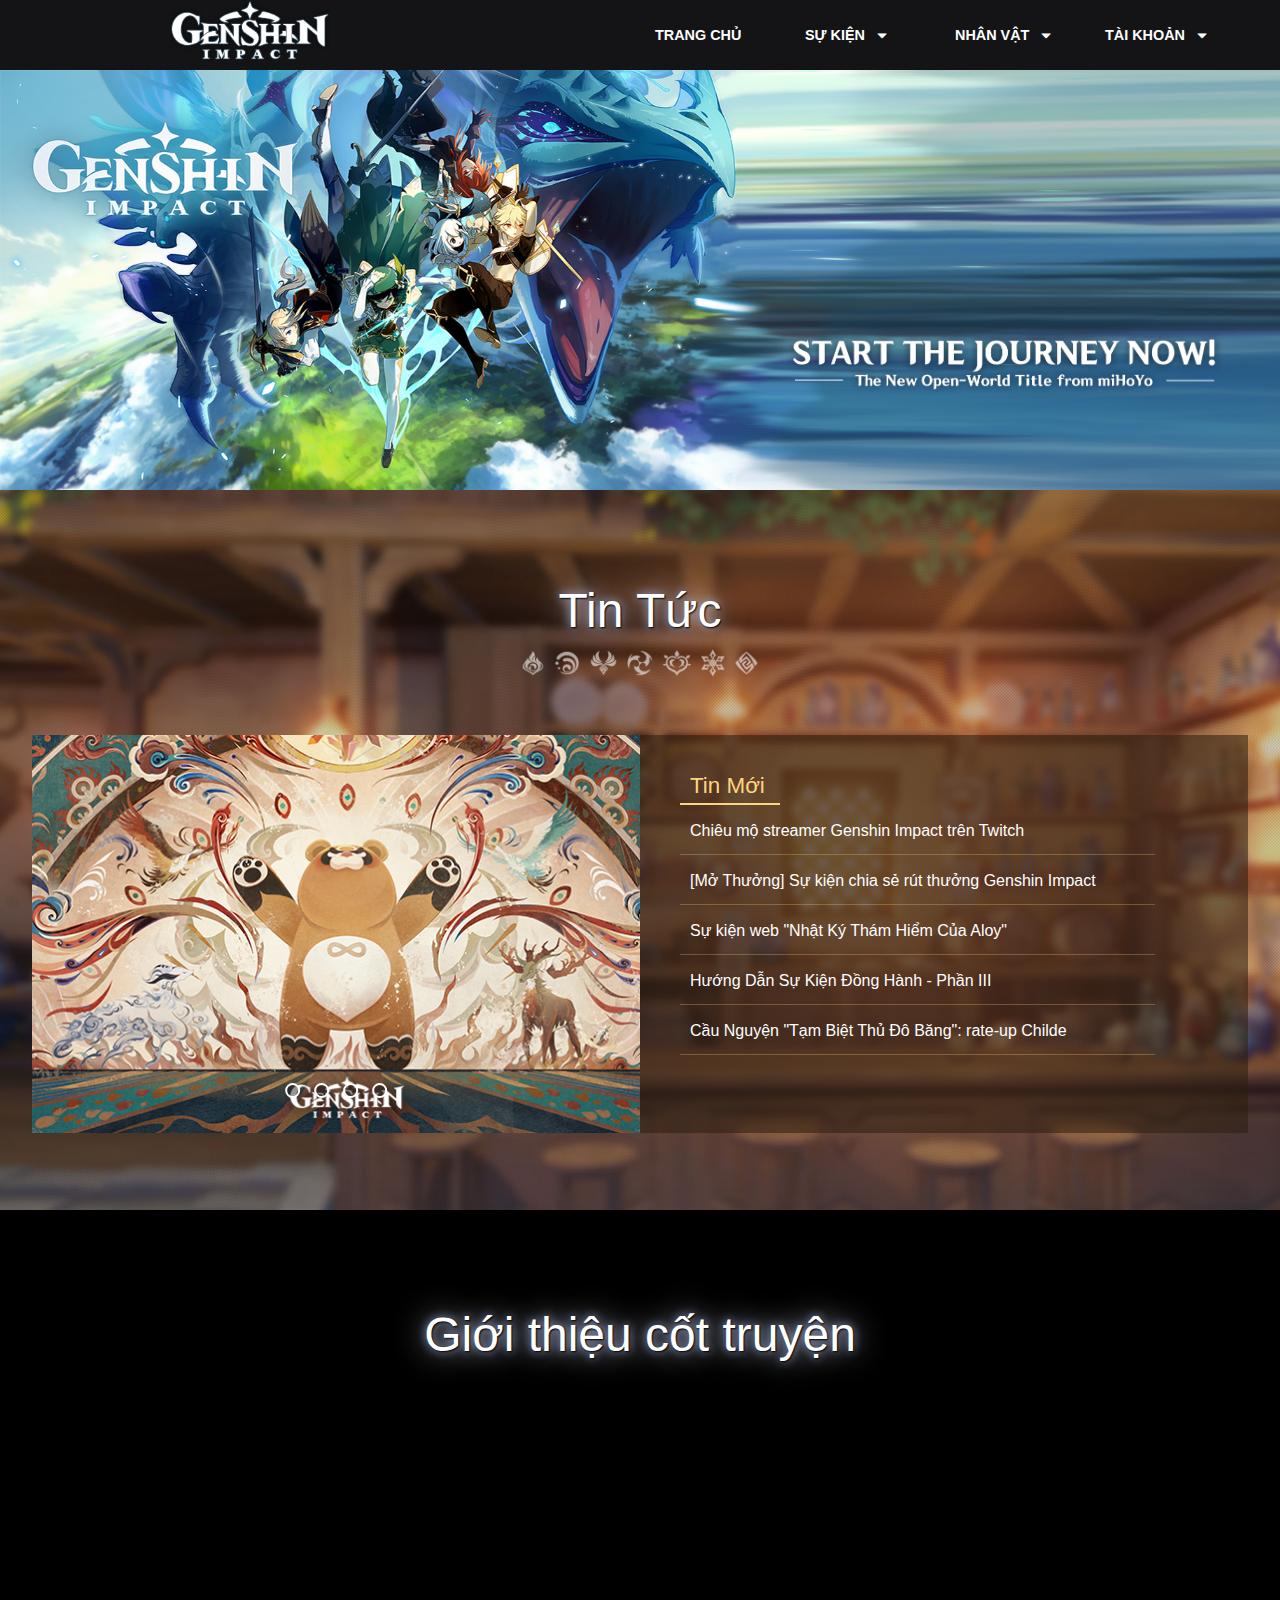
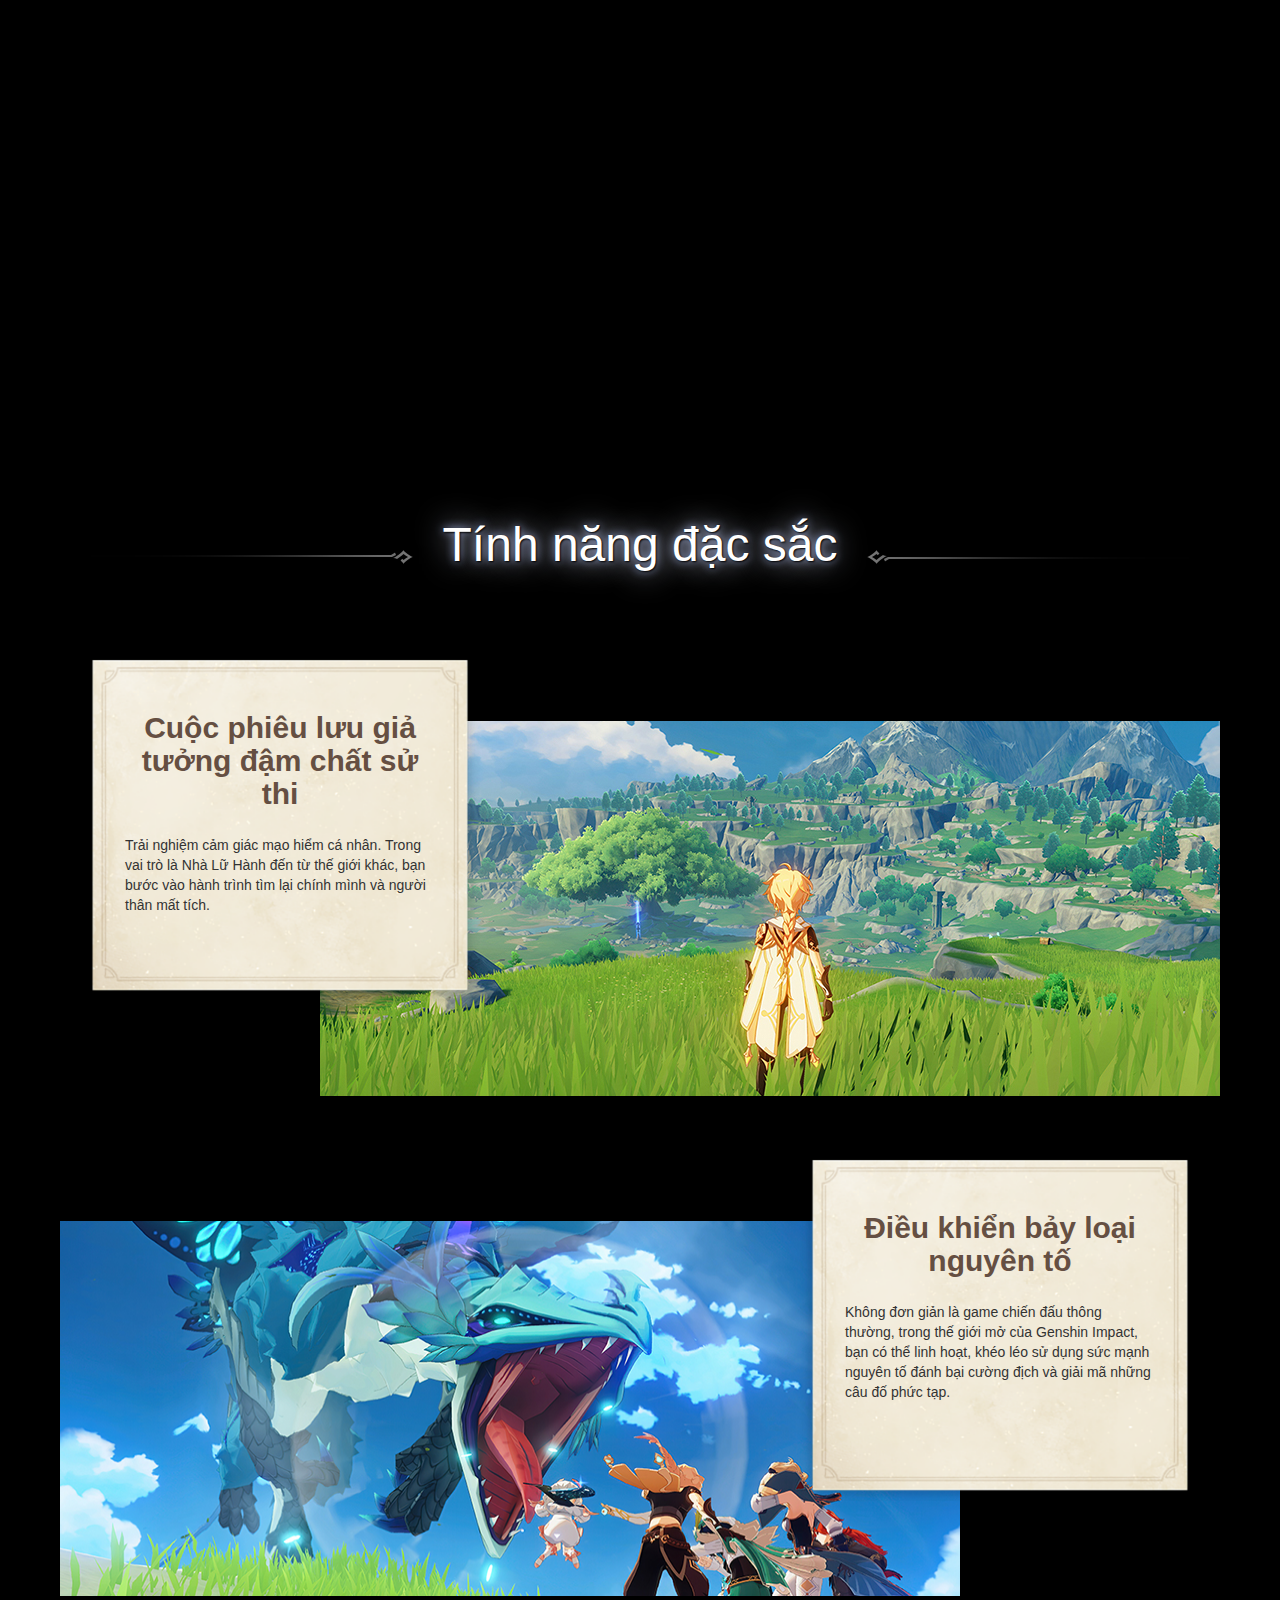
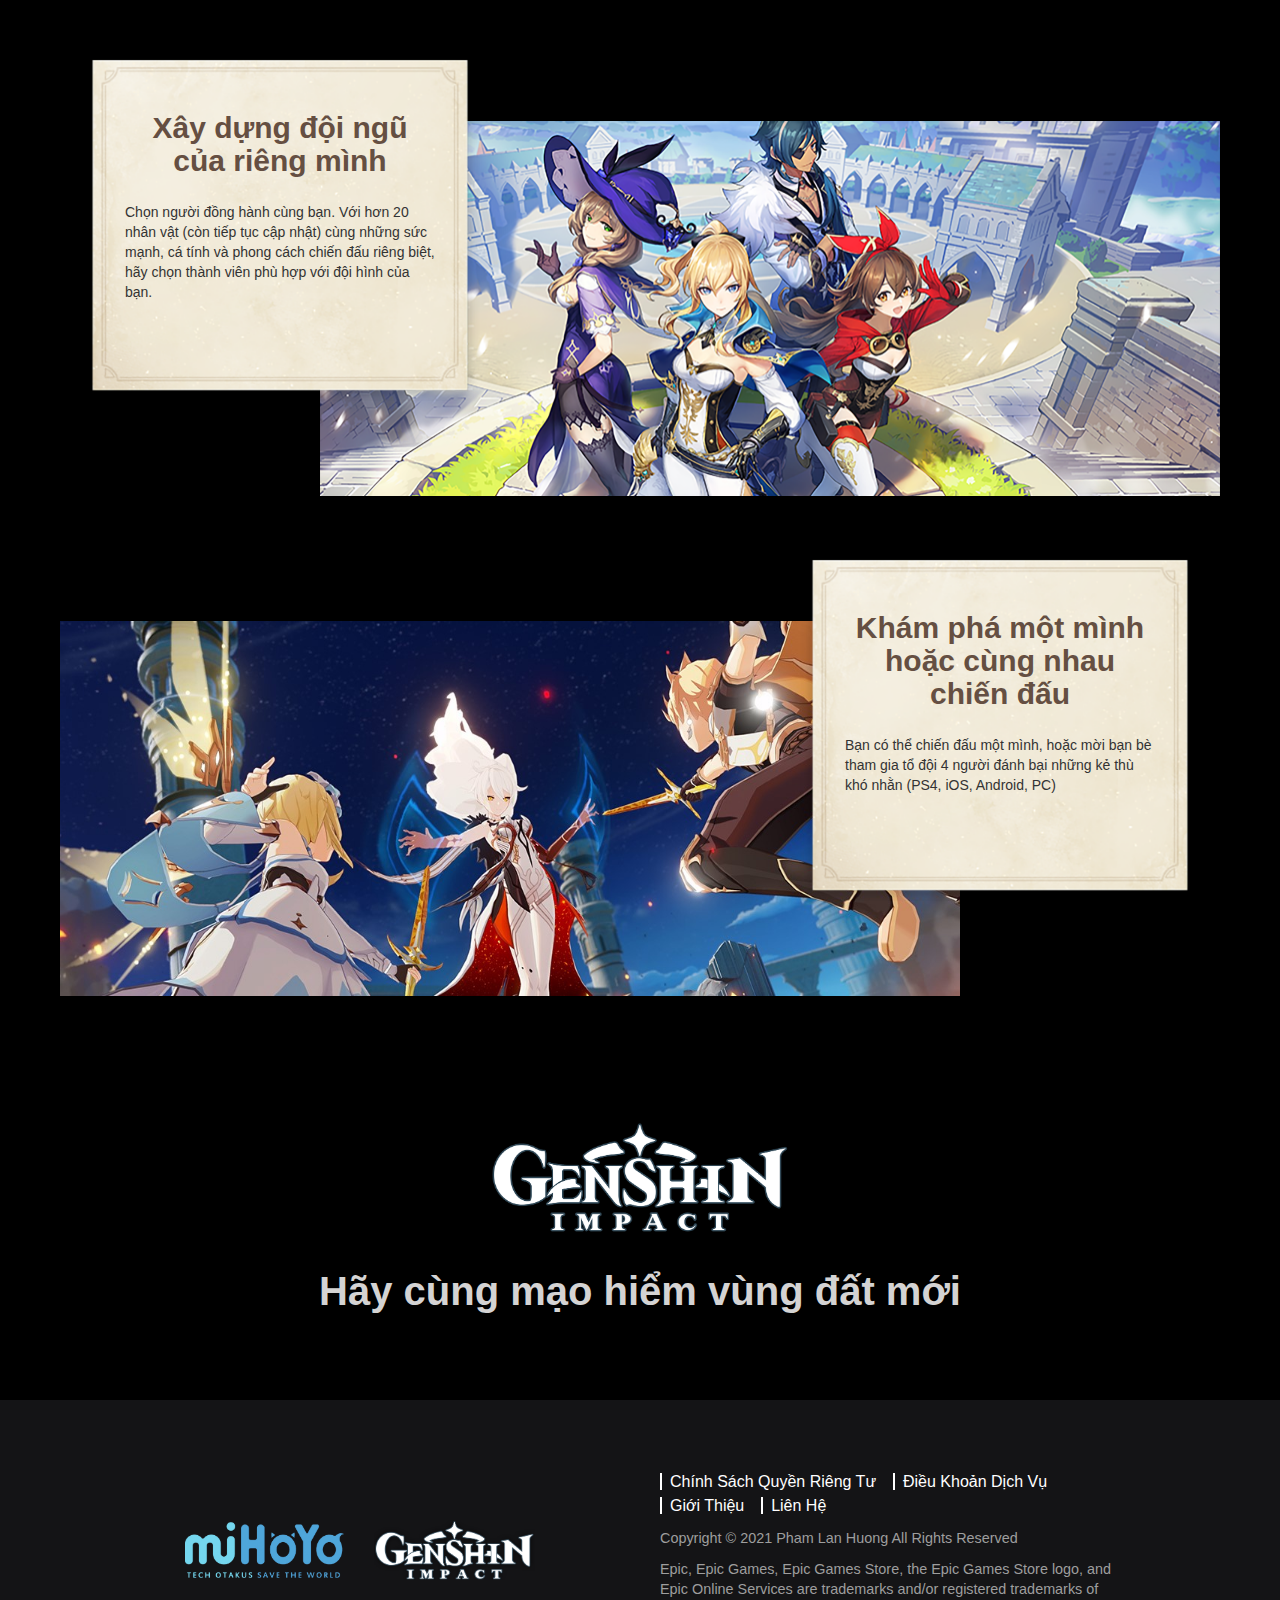
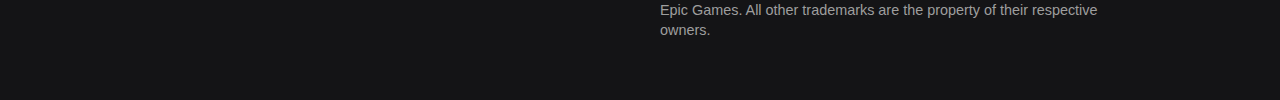
<file: index.html>
<!DOCTYPE html>
<html lang="en">
<head>
    <meta charset="UTF-8">
    <meta http-equiv="X-UA-Compatible" content="IE=edge">
    <meta name="viewport" content="width=device-width, initial-scale=1.0">
    <title>Home | Genshin Impact</title>
    <link rel="stylesheet" href="https://maxcdn.bootstrapcdn.com/bootstrap/3.3.7/css/bootstrap.min.css">
    <link rel="stylesheet" type="text/css" href="genshinbodycss.css">
    <script type="text/javascript" src="genshin.js" ></script>
    
</head>
<body>
    
    <div id="header">
        <div class="logo">
            <img src="Logo Genshin white.png">
        </div>
        <div class="menu">
            <ul>
                <li>
                    <a href="">Trang Chủ</a>
                </li>
                <li>
                    <a href="">Sự Kiện &nbsp; <span class="glyphicon glyphicon-triangle-bottom"></span></a>
                    <ul>
                        <li><a href=""><span class="glyphicon glyphicon-star-empty"></span> &nbsp; Cập nhật bản 2.2</a></li>
                        <li><a href=""><span class="glyphicon glyphicon-star-empty"></span> &nbsp; Kỷ niệm 1 năm ra mắt</a></li>
                        <li><a href=""><span class="glyphicon glyphicon-star-empty"></span> &nbsp; Event: Trăng thu soi sáng</a></li>
                    </ul>
                </li>
                <li><a href="nhanvat.html">Nhân Vật &nbsp; <span class="glyphicon glyphicon-triangle-bottom"></span></a>
                    <ul>
                        <li><a href=""><span class="glyphicon glyphicon-grain"></span> &nbsp; Raiden Shogun</a></li>
                        <li><a href=""><span class="glyphicon glyphicon-grain"></span> &nbsp; Zhongli</a></li>
                        <li><a href=""><span class="glyphicon glyphicon-grain"></span> &nbsp; Venti</a></li>
                    </ul>
                </li>
                <li><a href="">Tài Khoản &nbsp; <span class="glyphicon glyphicon-triangle-bottom"></span></a>
                    <ul>
                        <li><a href=""><span class="glyphicon glyphicon-user"></span> &nbsp; Đăng nhập</a></li>
                        <li><a href=""><span class="glyphicon glyphicon-user"></span> &nbsp; Đăng kí</a></li>
                    </ul>
                </li>
            </ul>
        </div>
    </div>
    <div id="banner">
        <a href=""><img src="slogansub.png"></a>
    </div>
    <div id="content">
        <div class="news">
            <div class="newstop">
                <h1>Tin Tức</h1>
                <img src="impactsignal.png">
            </div>
            <div class="newsfeed">
                <div class="img">
                    <div class="slide">
                        <div class="slide_1 ra"></div>
                        <div class="slide_2"></div>
                        <div class="slide_3"></div>
                        <div class="slide_4"></div>
                    </div>
                    <div class="nut">
                        <ul>
                            <li></li>
                            <li></li>
                            <li></li>
                            <li></li>
                        </ul>
                    </div>
                </div>
                <div class="nfcontent">
                    <div><a href="">Tin Mới</a></div>
                    <ul>
                        <li><a href="">Chiêu mộ streamer Genshin Impact trên Twitch</a></li>
                        <li><a href="">[Mở Thưởng] Sự kiện chia sẻ rút thưởng Genshin Impact</a></li>
                        <li><a href="">Sự kiện web "Nhật Ký Thám Hiểm Của Aloy"</a></li>
                        <li><a href="">Hướng Dẫn Sự Kiện Đồng Hành - Phần III</a></li>
                        <li><a href="">Cầu Nguyện "Tạm Biệt Thủ Đô Băng": rate-up Childe</a></li>
                    </ul>
                </div>
            </div>
        </div>
        <div class="plot">
            <div class="plottit"><a>Giới thiệu cốt truyện</a></div>
            <div class="vid">
                <iframe src="https://www.facebook.com/plugins/video.php?href=https%3A%2F%2Fwww.facebook.com%2Fpaimoncute%2Fvideos%2F1046605306095915%2F&width=900&show_text=false&height=546&appId" width="900" height="546" style="border:none;overflow:hidden" scrolling="no" frameborder="0" allowfullscreen="true" allow="autoplay; clipboard-write; encrypted-media; picture-in-picture; web-share" allowFullScreen="true"></iframe>
            </div>
        </div>
        <div class="intro">
            <div class="introtop"><img src="newsarrow2.png"><a>Tính năng đặc sắc</a><img src="newsarrow.png"></div>
            <div class="introdiv" style="background-image: url(introbg1.jpg)">
                <div class="intro_content">
                    <div class="intro_title"><h3>Cuộc phiêu lưu giả tưởng đậm chất sử thi</h3></div>
                    <div class="intro_desc"><p>Trải nghiệm cảm giác mạo hiểm cá nhân. Trong vai trò là Nhà Lữ Hành đến từ thế giới khác, bạn bước vào hành trình tìm lại chính mình và người thân mất tích.</p></div>
                </div>
            </div>
            <div class="introdiv" style="background-image: url(introbg2.png)">
                <div class="intro_content">
                    <div class="intro_title"><h3>Điều khiển bảy loại nguyên tố</h3></div>
                    <div class="intro_desc"><p>Không đơn giản là game chiến đấu thông thường, trong thế giới mở của Genshin Impact, bạn có thể linh hoạt, khéo léo sử dụng sức mạnh nguyên tố đánh bại cường địch và giải mã những câu đố phức tạp.</p></div>
                </div>
            </div>
            <div class="introdiv" style="background-image: url(introbg3.png)">
                <div class="intro_content">
                    <div class="intro_title"><h3>Xây dựng đội ngũ của riêng mình</h3></div>
                    <div class="intro_desc"><p>Chọn người đồng hành cùng bạn. Với hơn 20 nhân vật (còn tiếp tục cập nhật) cùng những sức mạnh, cá tính và phong cách chiến đấu riêng biệt, hãy chọn thành viên phù hợp với đội hình của bạn.</p></div>
                </div>
            </div>
            <div class="introdiv" style="background-image: url(introbg4.jpg)">
                <div class="intro_content">
                    <div class="intro_title"><h3>Khám phá một mình hoặc cùng nhau chiến đấu</h3></div>
                    <div class="intro_desc"><p>Bạn có thể chiến đấu một mình, hoặc mời bạn bè tham gia tổ đội 4 người đánh bại những kẻ thù khó nhằn (PS4, iOS, Android, PC)</p></div>
                </div>
            </div>
        </div>
        <div class="end">
            <img src="Logo Genshin white.png">
            <p>Hãy cùng mạo hiểm vùng đất mới</p>
        </div>
    </div>
    <div id="footer">
        <div class="left">
            <img src="Logo miHoYo.png">
            <img src="Logo Genshin white.png">
        </div>
        <div class="right">
            <div class="cs">
                <a href="">Chính Sách Quyền Riêng Tư</a>
                <a href="">Điều Khoản Dịch Vụ</a></br>
                <a href="">Giới Thiệu</a>
                <a href="">Liên Hệ</a>
            </div>
            <div class="mr"><a>Copyright © 2021 Pham Lan Huong All Rights Reserved</a></div>
            <div class="mr"><a>Epic, Epic Games, Epic Games Store, the Epic Games Store logo, and Epic Online Services are trademarks and/or registered trademarks of Epic Games. All other trademarks are the property of their respective owners.</a></div>
        </div>
    </div>
    <audio autoplay loop>
        <source src="JourneyOfHopeGenshinImpact.mp3" type="audio/mpeg">
    </audio>
</body>
</html>
</file>
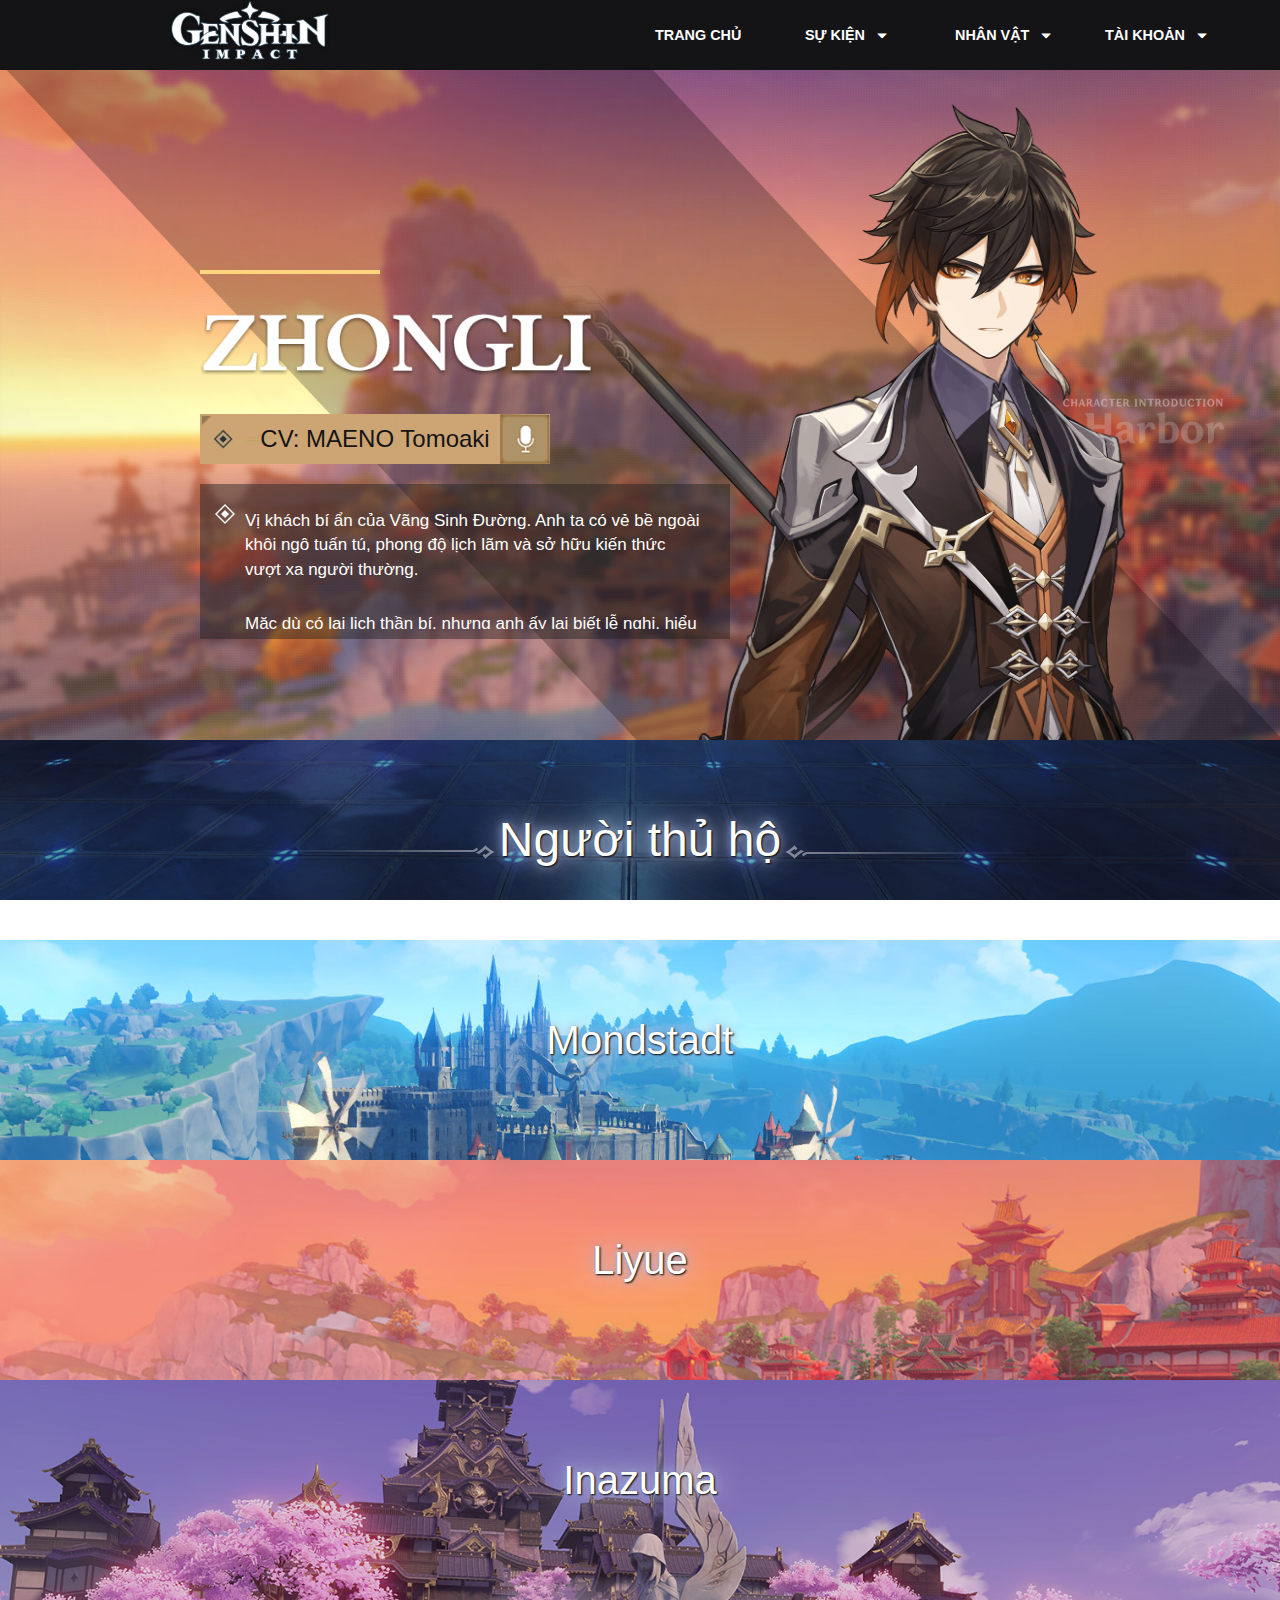
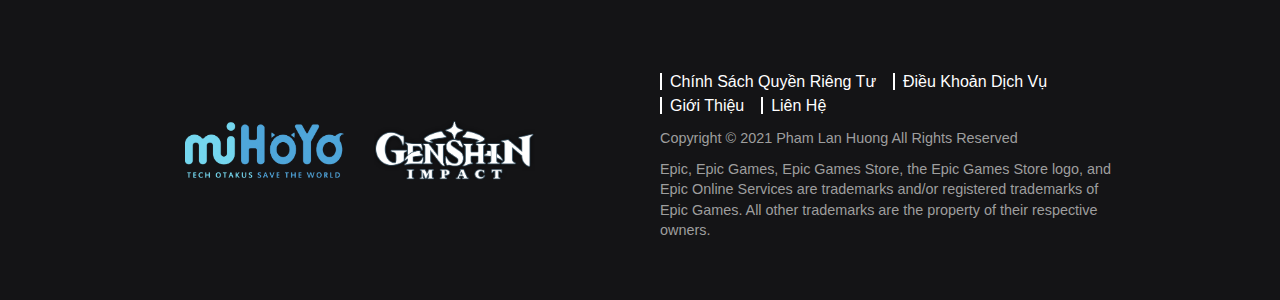
<file: nhanvat.html>
<!DOCTYPE html>
<html lang="en">
<head>
    <meta charset="UTF-8">
    <meta http-equiv="X-UA-Compatible" content="IE=edge">
    <meta name="viewport" content="width=device-width, initial-scale=1.0">
    <title>Nhân Vật | Genshin Impact</title>
    <link rel="stylesheet" href="https://maxcdn.bootstrapcdn.com/bootstrap/3.3.7/css/bootstrap.min.css">
    <link rel="stylesheet" type="text/css" href="genshinpage2.css">
</head>
<body>
    <div id="header">
        <div class="logo">
            <img src="Logo Genshin white.png">
        </div>
        <div class="menu">
            <ul>
                <li>
                    <a href="index.html">Trang Chủ</a>
                </li>
                <li>
                    <a href="">Sự Kiện &nbsp; <span class="glyphicon glyphicon-triangle-bottom"></span></a>
                    <ul>
                        <li><a href=""><span class="glyphicon glyphicon-star-empty"></span> &nbsp; Cập nhật bản 2.2</a></li>
                        <li><a href=""><span class="glyphicon glyphicon-star-empty"></span> &nbsp; Kỷ niệm 1 năm ra mắt</a></li>
                        <li><a href=""><span class="glyphicon glyphicon-star-empty"></span> &nbsp; Event: Trăng thu soi sáng</a></li>
                    </ul>
                </li>
                <li><a href="">Nhân Vật &nbsp; <span class="glyphicon glyphicon-triangle-bottom"></span></a>
                    <ul>
                        <li><a href=""><span class="glyphicon glyphicon-grain"></span> &nbsp; Raiden Shogun</a></li>
                        <li><a href=""><span class="glyphicon glyphicon-grain"></span> &nbsp; Zhongli</a></li>
                        <li><a href=""><span class="glyphicon glyphicon-grain"></span> &nbsp; Venti</a></li>
                    </ul>
                </li>
                <li><a href="">Tài Khoản &nbsp; <span class="glyphicon glyphicon-triangle-bottom"></span></a>
                    <ul>
                        <li><a href=""><span class="glyphicon glyphicon-user"></span> &nbsp; Đăng nhập</a></li>
                        <li><a href=""><span class="glyphicon glyphicon-user"></span> &nbsp; Đăng kí</a></li>
                    </ul>
                </li>
            </ul>
        </div>
    </div>
    <div id="char">
        <img src="zhongli.png">
        <div class="data">
            <div class="name"><image src="zhongliname.png"></image></div>
            <div class="cv"><span>CV: MAENO Tomoaki</span><a href=""><img src="mic.png"></div></a>
            <div class="infor">
                <div class="scrollbar" id="style-1">
                    <div class="force-overflow">
                        <p>Vị khách bí ẩn của Vãng Sinh Đường. Anh ta có vẻ bề ngoài khôi ngô tuấn tú, phong độ lịch lãm và sở hữu kiến thức vượt xa người thường.</p><br/>
                        <p>Mặc dù có lai lịch thần bí, nhưng anh ấy lại biết lễ nghi, hiểu quy định. Tọa trấn Vãng Sinh Đường, có thể thực hiện các nghi lễ của vạn vật trong trời đất.</p>
                    </div>
                </div>
            </div>

        </div>
    </div>
    <div id="map">
        <div class="maptop">
            <img src="newsarrow2.png">
            <a>Người thủ hộ</a>
            <img src="newsarrow.png">
        </div>
        <div class="area" style="background-image: url(Mondstadt.jpg)">
            <div class="areaname"><a href="">Mondstadt</a></div>
            <div class="sign"><a href=""><img src="jean.png" alt=""></a></div>
        </div>
        <div class="area" style="background-image: url(Liyue.jpg)">
            <div class="areaname"><a href="">Liyue</a></div>
            <div class="sign"><a href=""><img src="xiao.png" alt=""></a></div>
        </div>
        <div class="area" style="background-image: url(Inazuma.jpg)">
            <div class="areaname"><a href="">Inazuma</a></div>
            <div class="sign"><a href=""><img src="Ayaka.png" alt=""></a></div>
        </div>
    </div>
    <div id="footer">
        <div class="left">
            <img src="Logo miHoYo.png">
            <img src="Logo Genshin white.png">
        </div>
        <div class="right">
            <div class="cs">
                <a href="">Chính Sách Quyền Riêng Tư</a>
                <a href="">Điều Khoản Dịch Vụ</a></br>
                <a href="">Giới Thiệu</a>
                <a href="">Liên Hệ</a>
            </div>
            <div class="mr"><a>Copyright © 2021 Pham Lan Huong All Rights Reserved</a></div>
            <div class="mr"><a>Epic, Epic Games, Epic Games Store, the Epic Games Store logo, and Epic Online Services are trademarks and/or registered trademarks of Epic Games. All other trademarks are the property of their respective owners.</a></div>
        </div>
    </div>
</body>
</html>
</file>
<file: genshinbodycss.css>
:root{
    --maintext:#FFD47E;
    --maincolor:#141416;
}
*{
    margin:0;
    padding:0;
    box-sizing: border-box;
}
html{
    background:wheat;
    font-family: Arial, Helvetica, sans-serif;
    font-size:16px;
}
body{
    width: 100%;
    height: 4900px;
    background:black;
    position: relative;
}
#header{
    height: 70px;
    background: var(--maincolor);
    position: relative;
}
#header .logo{
    height: 100%;
    width: 500px;
    float:left;
}
#header .logo img{
    height: 60px;
    width: auto;
    display: block;
    margin-left: auto;
    margin-right: auto;
}
#header .menu{
    height:70px;
    width: 50%;
    position: absolute;
    right: 0;
    float: left;
    z-index: 20;
}
#header .menu>ul{
    height:100%;
    list-style-type:none;
}
#header .menu>ul>li{
    height:100%;
    width: 150px;
    float:left;
    line-height: 70px;
    padding:0 15px;
    position: relative;
}
#header .menu>ul>li>a{
    text-decoration: none;
    text-transform: uppercase;
    color:white;
    font-weight: bold;
    font-size:0.9rem;
}
#header .menu>ul>li span{
    font-size: 0.6rem;
}
#header .menu>ul>li:hover >a{
    color: var(--maintext);
    text-shadow: 1px 1px 2px black, 0 0 30px rgb(219, 222, 238), 0 0 10px rgb(144, 161, 216);
    animation: blurFadeInOut 2s ease-in-out backwards;
}

@keyframes blurFadeInOut {
    0% {
      opacity: 0.2;
      transform: scale(1.3);
    }
    20%, 75% {
      opacity: 1;
      transform: scale(1);
    }
    100% {
      opacity: 0.2;
      transform: scale(0);
    }
  }
  
#header .menu>ul>li>ul{
    display:none;
    position: absolute;
    width:220px;
    left:0;
    background:var(--maincolor);
    list-style-type: none;
}
#header .menu>ul>li:hover >ul{
    display:block;
    padding-top:5px;
    padding-bottom: 5px;
}
#header .menu>ul>li>ul>li{
    height: 45px;
    line-height: 45px;
    padding-left:10px;
    padding-right:10px;
    overflow: hidden;
    text-overflow: ellipsis;
    white-space: nowrap;
    color:white;
}
#header .menu>ul>li>ul>li>a{
    color:white;
    text-decoration: none;
}

#header .menu>ul>li>ul>li:hover >a{
    color: rgb(243, 208, 134);
    text-shadow: 1px 1px 2px black, 0 0 30px rgb(219, 222, 238), 0 0 10px rgb(144, 161, 216);
}
#banner{
    display: block;
    position: relative;
    width: 100%;
    height: 420px;
    background-image: url("poster\ 1\ empty.jpg");
    background-size: cover;
    background-repeat: no-repeat;
}

#banner img{
    width: 35%;
    height: auto;
    border-radius: 30px;
    position: absolute;
    right: 50px;
    bottom: 90px;
    z-index: 1;
}
#banner img:hover{
    color: rgb(243, 208, 134);
    box-shadow: 1px 1px 2px black, 0 0 30px rgb(231, 232, 238), 0 0 10px rgb(200, 212, 252);
}
#content{
    width: 100%;
    height: 4200px;
    background: url("introbg.png");
    background-size: cover;
    background-repeat: no-repeat;
    background-attachment: fixed;
}
#content .news{
    width: 100%;
    height: 720px;
    padding: 30px 32px;
    background: url("newsbg.jpg");
    background-size: cover;
    background-repeat: no-repeat;
    position: relative;
}
#content .news .newstop{
    width: 100%;
    height: 120px;
    text-align: center;
    margin: 65px 0 30px 0;
}
#content .news .newstop> h1{
    font-family:Verdana, Geneva, Tahoma, sans-serif;
    color: white;
    font-weight:500;
    font-size: 3rem;
    text-shadow: 1px 1px 2px black, 0 0 30px rgb(219, 222, 238), 0 0 10px rgb(144, 161, 216);
}
#content .news .newstop> img{
    height: 30px;
    width: auto;
    opacity: 0.6;
}
#content .news .newsfeed{
    height: 398px;
    width: 100%;
}
#content .news .newsfeed .img {
    width: 50%;
    height: 100%;
    float: left;
    position: relative;
}
#content .news .newsfeed .img .slide {
    width: 100%;
    height: 100%;
}
 
.slide_1 {
    width: 100%;
    height: 100%;
    background-image: url("slide1.jpg");
    background-size: cover;
    position: absolute;
    top:0;
    z-index: 1;
    opacity: 0;
}
.slide_2 {
    width: 100%;
    height: 100%;
    background-image: url("slide2.jpg");
    background-size: cover;
    position: absolute;
    top:0;
    z-index: 2;
    opacity: 0;
}
.slide_3 {
    width: 100%;
    height: 100%;
    background-image: url("slide3.jpg");
    background-size: cover;
    position: absolute;
    top:0;
    z-index: 3;
    opacity: 0;
}
.slide_4 {
    width: 100%;
    height: 100%;
    background-image: url("slide4.jpg");
    background-size: cover;
    position: absolute;
    top:0;
    z-index: 4;
    opacity: 0;
}
.nut {
    position: absolute;
    left: 50%;
    bottom: 5%;
    transform: translateX(-50%);
    z-index: 500;
}
.nut ul li {
    width: 15px;
    height: 15px;
    margin: 0 5px;
    border:2px solid white;
    background: #14141671;
    display: inline-block;
    border-radius: 100%;
    cursor: pointer;
}
.nut ul li:hover {
    background-color: white;
}
.ra{
    transition:ease-out 1.5s ;
    opacity: 1;
}
#content .news .newsfeed .nfcontent{
    width: 50%;
    height: 100%;
    float: left;
    background: rgba(44, 31, 16, 0.555);
    padding: 35px 40px;
}
#content .news .newsfeed .nfcontent>div{
    width: 100px;
    height: 35px;
    border-bottom: var(--maintext) solid 2.5px ;
}
#content .news .newsfeed .nfcontent>div>a{
    width: 100px;
    text-decoration: none;
    font-size: 1.4rem;
    color: var(--maintext);
    padding-top: 10px;
    padding-left: 10px;
}
#content .news .newsfeed .nfcontent>ul{
    width: 100%;
}
#content .news .newsfeed .nfcontent>ul>li{
    width: 90%;
    height: 50px;
    padding-top: 15px;
    padding-left: 10px;
    border-bottom:#ffd47e46 solid 1.5px ;
    overflow: hidden;
    text-overflow: ellipsis;
    white-space: nowrap;
}
#content .news .newsfeed .nfcontent>ul>li>a{
    color: white;
    font-size: 1rem;
    text-decoration: none;
}
#content .news .newsfeed .nfcontent>ul>li:hover{
    background: #ffcd6a3d;
}
#content .plot{
    width: 100%;
    display: block;
    text-align: center;
    margin: 50px 0;
    position: relative;
}
content .plot .plottit{
    width: 100%;
}
#content .plot .plottit>a{
    font-family: Verdana, Geneva, Tahoma, sans-serif;
    font-size: 3rem;
    font-weight: 500;
    color: white;
    text-decoration: none;
    line-height: 150px;
    text-shadow: 1px 1px 2px black, 0 0 30px rgb(219, 222, 238), 0 0 10px rgb(144, 161, 216);
}
#content .plot .vid{
    margin: 20px 0;
}

#content .intro{
    width: 100%;
    padding: 40px 60px;
}
#content .intro .introtop{
    height: 250px;
    text-align: center;
    padding: 40px 0;
}
#content .intro .introtop>a{
    font-family: Verdana, Geneva, Tahoma, sans-serif;
    text-shadow: 1px 1px 2px black, 0 0 30px rgb(219, 222, 238), 0 0 10px rgb(144, 161, 216);
    font-size: 3rem;
    font-weight: 500;
    color: white;
    text-decoration: none;
    padding: 30px;
}
#content .intro .introdiv{
    position: relative;
    margin: 0 auto;
    width: 100%;
    height: 500px;
    background-size: 900px 375px;
    background-repeat: no-repeat;
    float: left;
}
#content .intro .introdiv:nth-child(2n) {
    background-position: right top;
}

#content .intro .introdiv:nth-child(2n) .intro_content {
    left: 20px;
}
#content .intro .introdiv:nth-child(n) .intro_content {
    right: 20px;
}
#content .intro .introdiv .intro_content {
    position: absolute;
    top: -70px;
    padding: 35px 45px;
    width: 400px;
    height: 350px;
    background: url(contentbg.png) center/cover no-repeat;
}
#content .intro .introdiv .intro_content .intro_title>h3{
    display: flex;
    justify-content: center;
    align-items: flex-end;
    margin: 25px 0;
    text-align: center;
    font-weight: bold;
    font-size: 30px;
    color: #654f42;
}
#content .intro .introdiv .intro_content .intro__desc>p{
    line-height: 1.5px;
    font-size: 1rem;
    color: #78604b;
}
#content .end{
    width: 100%;
    height: 300px;
    text-align: center;
    padding: 30px 0;
}
#content .end>img{
    width: 300px;
    height: auto;
    margin-bottom: 30px;
}
#content .end>p{
    color: rgb(212, 211, 211);
    font-weight: 600;
    font-family: Verdana, Geneva, Tahoma, sans-serif;
    font-size: 2.5rem;
}

#footer{
    position: absolute;
    bottom: 0;
    margin-top: 25px;
    height: 300px;
    background: var(--maincolor);

}
#footer .left{
    width: 50%;
    height: 100%;
    padding: 120px 0 0 170px;
    float: left;
}
#footer .left>img{
    height: 60px;
    width: auto;
    float: left;
    margin: 0 15px;
}
#footer .right{
    width: 50%;
    height: 100%;
    padding: 60px 150px 0 20px;
    float: left;
}
#footer .right>div{
    width: 100%;
    line-height: auto;
    margin: 10px 0;
}

#footer .right .cs>a{
    font-size: 1rem;
    color: white;
    border-left: white solid 2px;
    padding: 0 8px;
    margin: 0 5px 0 0;
    line-height: 1.5;
}
#footer .right .mr>a{
    text-decoration: none;
    font-size: 0.9rem;
    color:rgb(158, 158, 158);
}
</file>
<file: genshinpage2.css>
:root{
    --maintext:#FFD47E;
    --maincolor:#141416;
}
*{
    margin:0;
    padding:0;
    box-sizing: border-box;
}
html{
    background:wheat;
    font-family: Arial, Helvetica, sans-serif;
    font-size:16px;
}
body{
    width: 100%;
    height: 1900px;
    background-image: url("introbg.png");
    background-repeat: no-repeat;
    background-size: 100% 100%;
    background-attachment: fixed;
    position: relative;
}
#header{
    height: 70px;
    background: var(--maincolor);
    position: relative;
}
#header .logo{
    height: 100%;
    width: 500px;
    float:left;
}
#header .logo img{
    height: 60px;
    width: auto;
    display: block;
    margin-left: auto;
    margin-right: auto;
}
#header .menu{
    height:70px;
    width: 50%;
    position: absolute;
    right: 0;
    float: left;
    z-index: 20;
}
#header .menu>ul{
    height:100%;
    list-style-type:none;
}
#header .menu>ul>li{
    height:100%;
    width: 150px;
    float:left;
    line-height: 70px;
    padding:0 15px;
    position: relative;
}
#header .menu>ul>li>a{
    text-decoration: none;
    text-transform: uppercase;
    color:white;
    font-weight: bold;
    font-size:0.9rem;
}
#header .menu>ul>li span{
    font-size: 0.6rem;
}
#header .menu>ul>li:hover >a{
    color: var(--maintext);
    text-shadow: 1px 1px 2px black, 0 0 30px rgb(219, 222, 238), 0 0 10px rgb(144, 161, 216);
    animation: blurFadeInOut 2s ease-in-out backwards;
}

@keyframes blurFadeInOut {
    0% {
      opacity: 0.2;
      transform: scale(1.3);
    }
    20%, 75% {
      opacity: 1;
      transform: scale(1);
    }
    100% {
      opacity: 0.2;
      transform: scale(0);
    }
  }
  
#header .menu>ul>li>ul{
    display:none;
    position: absolute;
    width:220px;
    left:0;
    background:var(--maincolor);
    list-style-type: none;
}
#header .menu>ul>li:hover >ul{
    display:block;
    padding-top:5px;
    padding-bottom: 5px;
}
#header .menu>ul>li>ul>li{
    height: 45px;
    line-height: 45px;
    padding-left:10px;
    padding-right:10px;
    overflow: hidden;
    text-overflow: ellipsis;
    white-space: nowrap;
    color:white;
}
#header .menu>ul>li>ul>li>a{
    color:white;
    text-decoration: none;
}

#header .menu>ul>li>ul>li:hover >a{
    color: rgb(243, 208, 134);
    text-shadow: 1px 1px 2px black, 0 0 30px rgb(219, 222, 238), 0 0 10px rgb(144, 161, 216);
}
#char{
    width: 100%;
    height: 670px;
    background-image: url("bgcharliyue.jpg");
    background-size: cover;
    background-repeat: no-repeat;
    position: relative;   
}
#char::before{
    content: "";
    width: 100%;
    height: 670px;
    background-image: url("bgchar2.png");
    background-size: cover;
    background-repeat: no-repeat;
    position: absolute;
}
#char>img{
    height: 640px;
    width: auto;
    position: absolute;
    bottom: 0;
    right: 80px;
    z-index: 2;
}
#char .data{
    width: 600px;
    height: auto;
    position: absolute;
    left: 200px;
    top: 200px;
    z-index: 3;
}
#char .data::before {
    display: block;
    content: '';
    width: 180px;
    height: 4px;
    background: var(--maintext);
}
#char .data .name>img{
    height: 140px;
    width: auto;
}
#char .data .cv{
    width: 350px;
    height: 50px;
    text-align: center;
    background-image: url("cvbg.png");
    background-size: cover;
    background-repeat: no-repeat;
    position: relative;
}
#char .data .cv>span{
    color: var(--maincolor);
    line-height: 50px;
    font-size: 1.5rem;
}
#char .data .cv>a>img{
    position: absolute;
    right: 0;
    width: 50px;
    height: 50px;
}
#char .data .infor{
    width: 530px;
    height: 155px;
    margin: 20px 0;
    position: relative;
    background-color: rgba(31, 30, 30, 0.452);
}


#char .data .infor .scrollbar .force-overflow>p{
    color: white;
    font-size: 17px;
    
}
.scrollbar {
    float: left;
    height: 140px;
    width: 500px;
    overflow-y: scroll;
    position: absolute;
    right: 5px;
    top:5px;
    padding: 20px;
    
}

.force-overflow {
    min-height: 200px;
}
#style-1::-webkit-scrollbar {
    width: 6px;
    background-color: rgba(34, 34, 34, 0.144);
    border-radius: 20px;
}
#style-1::-webkit-scrollbar-thumb {
    background-color: rgba(255, 255, 255, 0.226);
    border-radius: 20px;
}
#style-1::-webkit-scrollbar-track {
    -webkit-box-shadow: inset 0 0 6px rgba(0,0,0,0.3);
    background-color: #8686862f;
}
#char .data .infor::before{
    content: "";
    position: absolute;
    left: 15px;
    top: 20px;
    height: 20px;
    width: 20px;
    background-image: url("sign1.png");
}
#map{
    width: 100%;
    height: auto;
}
#map .maptop{
    height: 200px;
    text-align: center;
    padding-bottom:30px;
    
}
#map .maptop a{
    font-family: Verdana, Geneva, Tahoma, sans-serif;
    text-shadow: 1px 1px 2px black, 0 0 30px rgb(219, 222, 238), 0 0 10px rgb(144, 161, 216);
    font-size: 3rem;
    font-weight: 500;
    color: white;
    text-decoration: none;
    line-height: 200px;

}
#map .area{
    width: 100%;
    height: 220px;
    background-size: auto 220px;
    background-repeat: no-repeat;
    float: left;
    position: relative;
}
#map .area .sign{
    display: none;

}
#map .area .sign>a>img{
    height: 210px;
    width: auto;
    position: absolute;
    right: 0;
    bottom: 0;
}
#map .area .areaname{
    width: 100%;
    text-align: center;
    display: block;
}
#map .area .areaname>a{
    font-family: Verdana, Geneva, Tahoma, sans-serif;
    font-size: 2.5rem;
    font-weight: 500;
    color: white;
    text-decoration: none;
    line-height: 200px;
    text-shadow: 1px 1px 2px black, 0 0 30px rgb(219, 222, 238), 0 0 10px rgb(144, 161, 216);
}
#map .area:hover ::before{
    content: "";
    display: block;
    height: 100%;
    width: 100%;
    position: absolute;
    top: 0;
    left: 0;
    background-color: rgba(52, 73, 94, 0.3);
}
#map .area:hover{
    animation: zoom 4s ;
    border: white solid 5px;
}
@keyframes zoom {
    0%{background-size: 100% 100%;}
    50%{background-size: 115% 115%;}
    100%{background-size: 100% 100%;}
}

#map .area:hover .sign{
    display: block;
}

#footer{
    position: absolute;
    bottom: 0;
    margin-top: 25px;
    height: 300px;
    background: var(--maincolor);

}
#footer .left{
    width: 50%;
    height: 100%;
    padding: 120px 0 0 170px;
    float: left;
}
#footer .left>img{
    height: 60px;
    width: auto;
    float: left;
    margin: 0 15px;
}
#footer .right{
    width: 50%;
    height: 100%;
    padding: 60px 150px 0 20px;
    float: left;
}
#footer .right>div{
    width: 100%;
    line-height: auto;
    margin: 10px 0;
}
#footer .right .cs>a{
    font-size: 1rem;
    color: white;
    border-left: white solid 2px;
    padding: 0 8px;
    margin: 0 5px 0 0;
    line-height: 1.5;
}
#footer .right .mr>a{
    text-decoration: none;
    font-size: 0.9rem;
    color:rgb(158, 158, 158);
}
</file>
